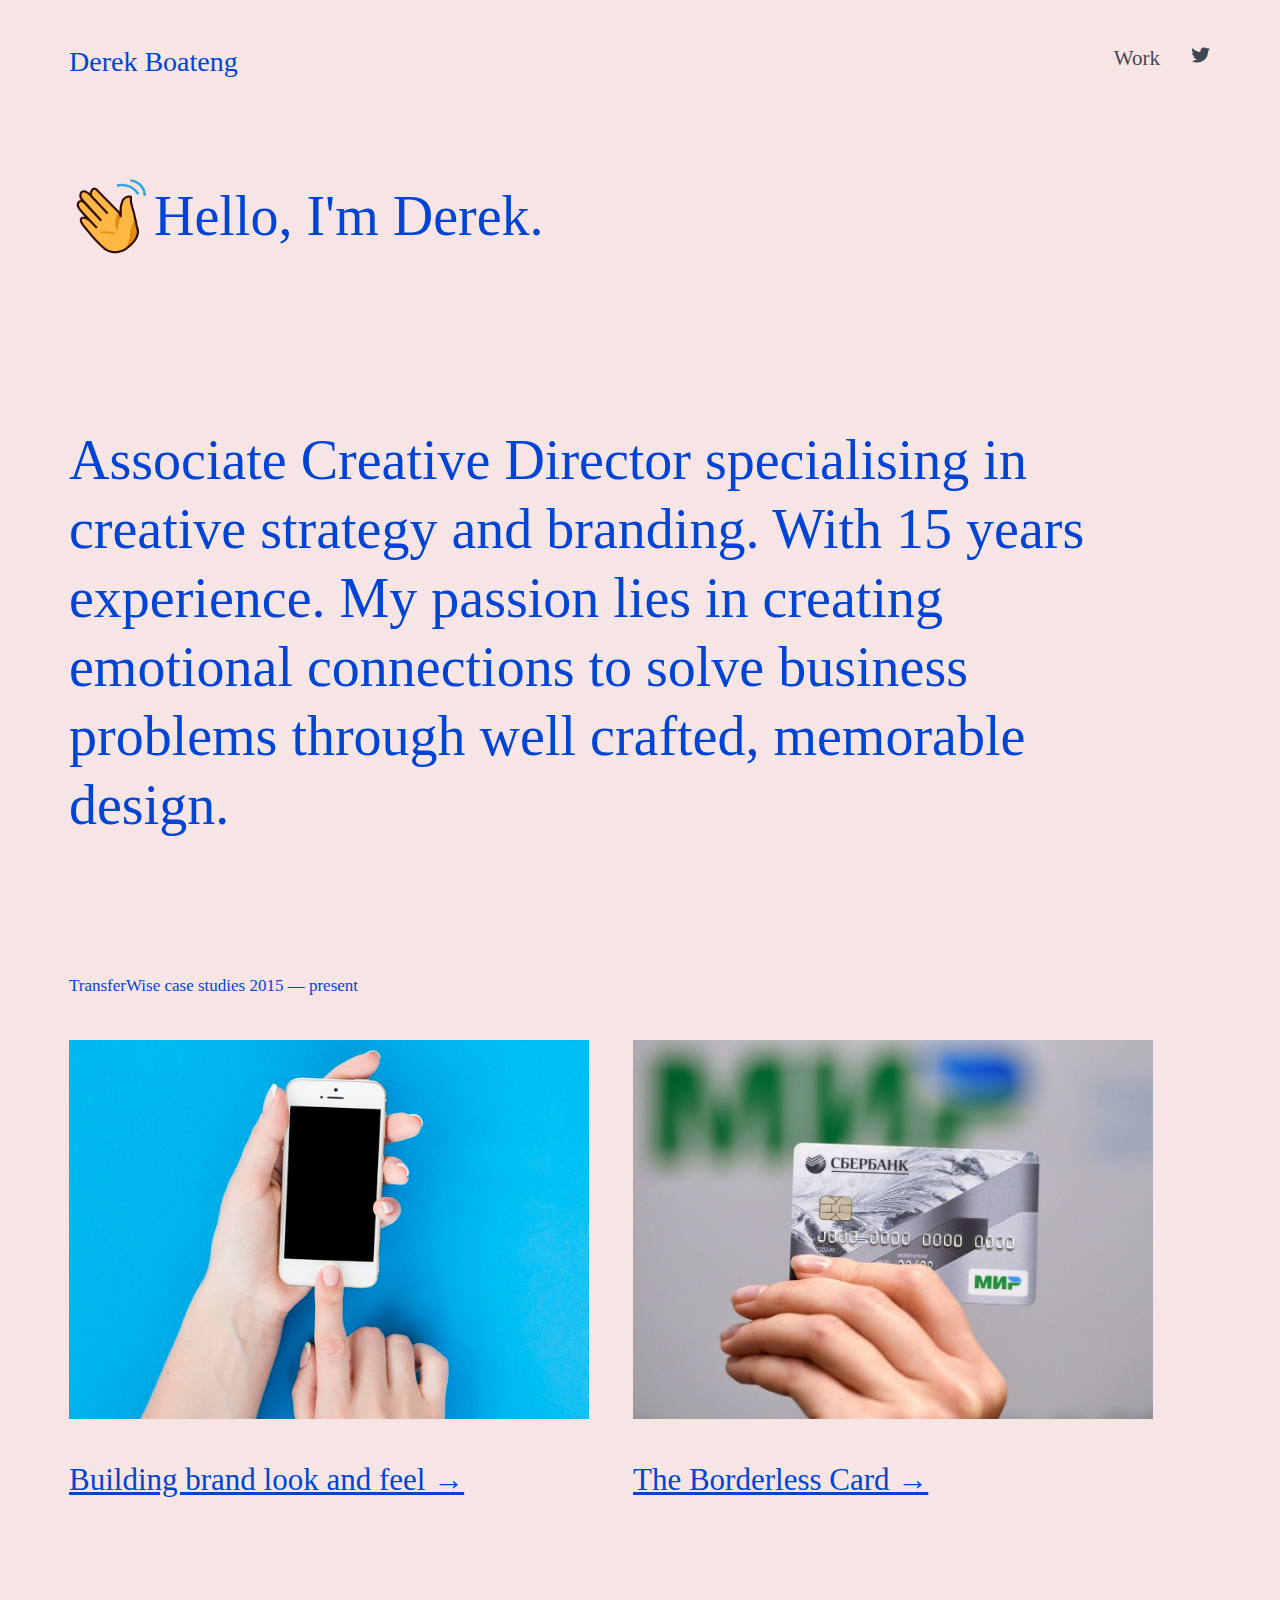
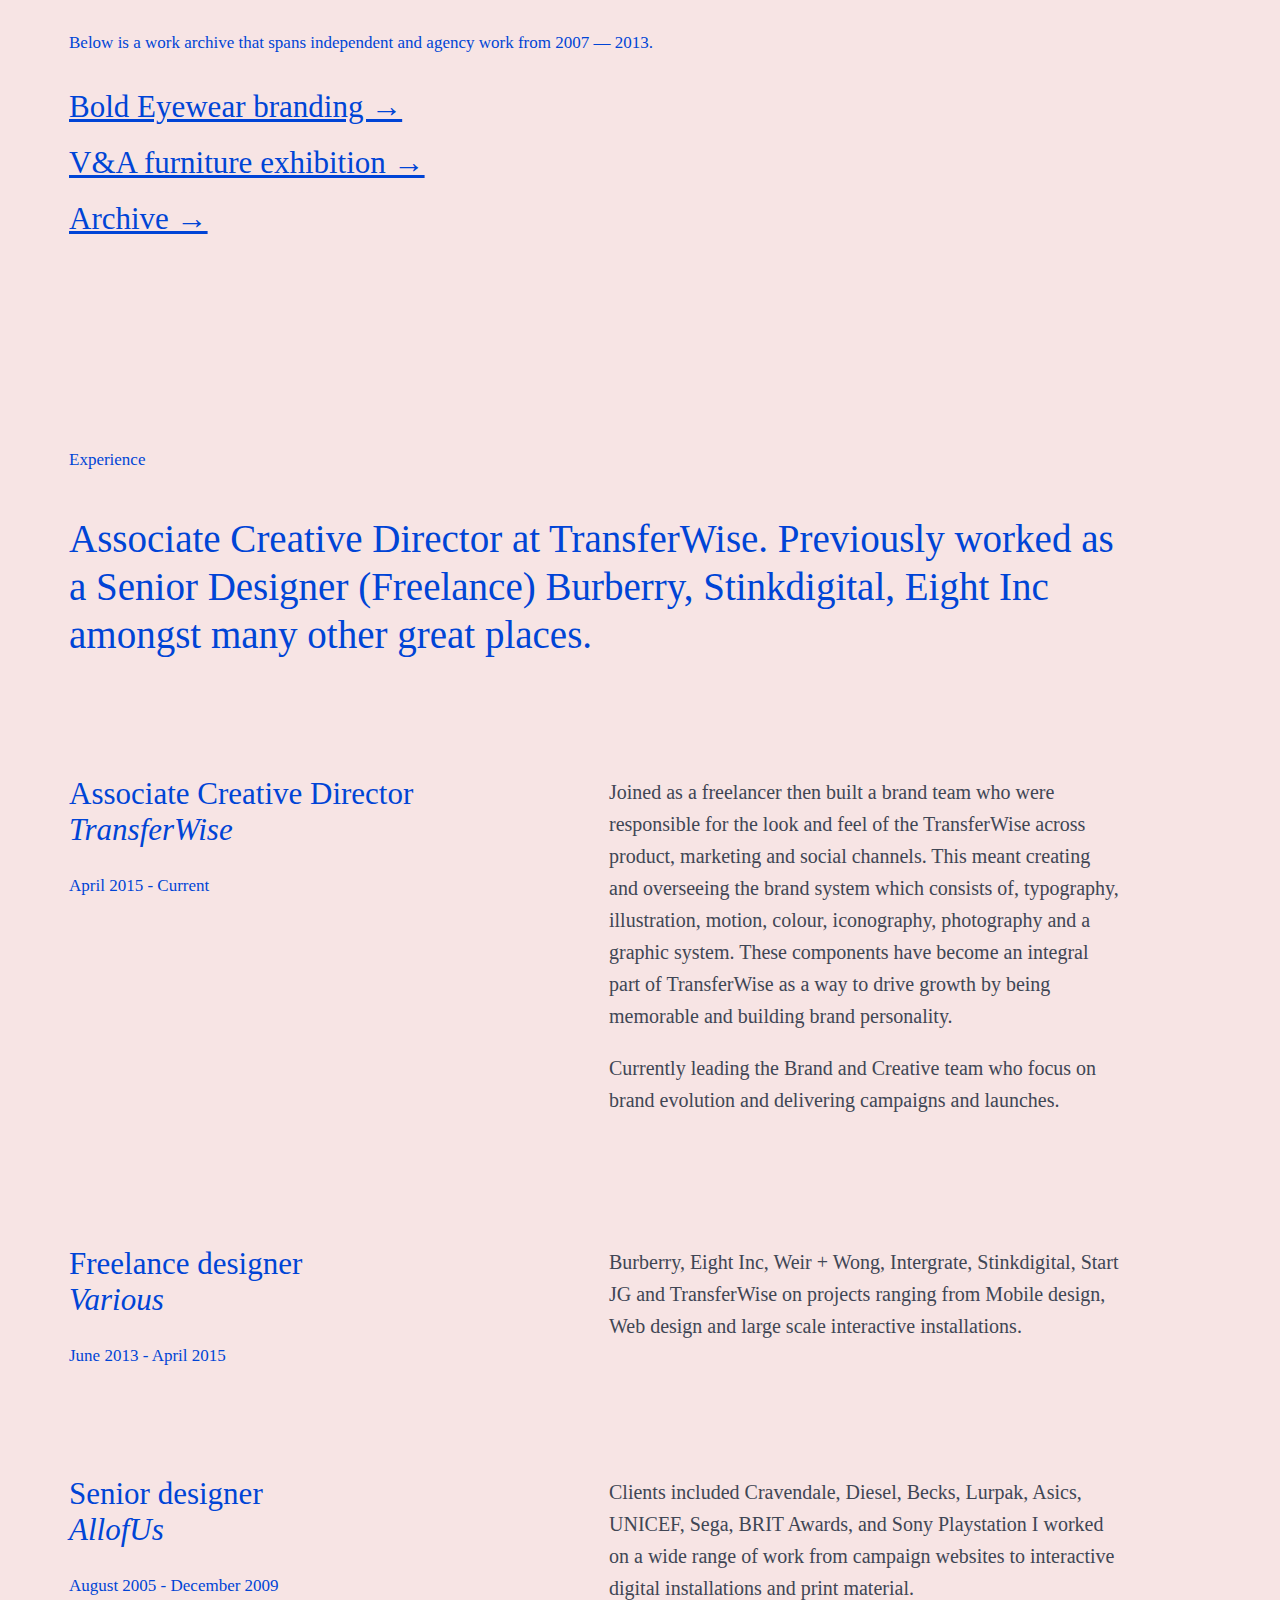
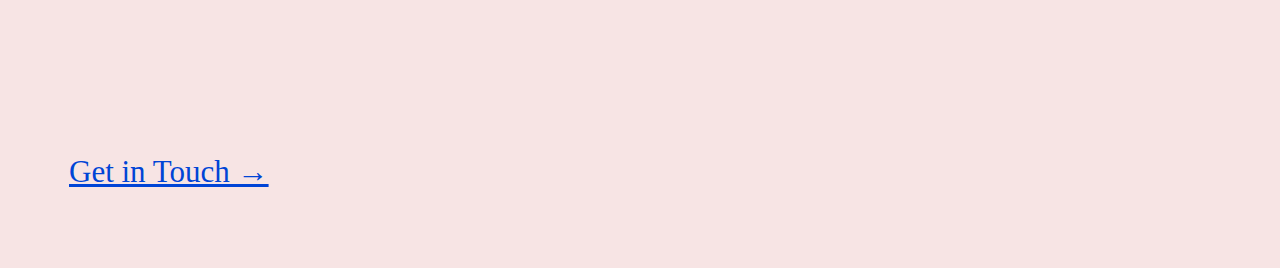
<file: index.html>
<html>
	<head>
		<meta charset="UTF-8">
		<title>Derek Boateng</title>
		<link rel="stylesheet" href="css-file\exercise_css1.css"/>
	</head>
	
	<body bgcolor="#f7e4e4">
		<div class="header">
			<a href="file:///C:/Users/XIAOMi/Desktop/exerciseAnton-1/exercise_1.html" class="name">Derek Boateng</a>
			<div class="name-right">
				<div class="work">Work
					<div class="work-menu">
						<a href="#" class="work-menu-style" >2015-2020</a></p>
						<a href="#" class="work-menu-style" >TransferWise Card</a></p>
						<a href="#" class="work-menu-style" >Bold</a></p>
						<a href="#" class="work-menu-style" >V&A</a></p>
						<a href="#" class="work-menu-style" >Archive</a>
						
					</div>
				</div>	
				<img src="image\12.jpg" width="21" height="21"/>
			</div>
		</div>
		
		<div class="hello-block">
			<img src="image\hand.jpg" width="85px" height="80px"/>
			<div class="hello">Hello, I'm Derek.</div>
		</div>
		
		<div class="text">Associate Creative Director specialising in creative strategy and branding. With 15 years experience. My passion lies in creating emotional connections to solve business problems through well crafted, memorable design. </div>
		
		<div class="block-transfer-wise">
			<div class="title">TransferWise case studies 2015 — present</div>
			<div class="block-tw">
				<span class="block-transfer-wise-ref">
					<img src="image\telf2.jpg" width="520" height="379"/>
					<a href="" class="block-transfer-wise-title" >Building brand look and feel →</a>
				</span>
				<span class="block-transfer-wise-ref">
					<img src="image\Karta.jpg" width="520" height="379"/>
					<a href="" class="block-transfer-wise-title">The Borderless Card →</a>
				</span>
			</div>
		</div>
		
		<div class="list-ref">
			<div class="title">Below is a work archive that spans independent and agency work from 2007 — 2013.</div>
			<span class="list-ref-name">
				<a href="" class="style-text-ref">Bold Eyewear branding →</a></br>
				<a href="" class="style-text-ref">V&A furniture exhibition →</a></br>
				<a href="" class="style-text-ref">Archive →</a></br>
			</span>
		</div>
		
		<div class="experience">
			<div class="title">Experience</div>
			<div class="experience-text">Associate Creative Director at TransferWise. Previously worked as a Senior Designer (Freelance) Burberry, Stinkdigital, Eight Inc amongst many other great places.</div>
			<div class="block-experience">
				<span >
					<div class="experience-name">Associate Creative Director </br><em>TransferWise</em></div>				
					<div class="experience-date">April 2015 - Current</div>
				</span>
					<div class="experience-discription">Joined as a freelancer then built a brand team who were responsible for the look and feel of the TransferWise across product, marketing and social channels. This meant creating and overseeing the brand system which consists of, typography, illustration, motion, colour, iconography, photography and a graphic system. These components have become an integral part of TransferWise as a way to drive growth by being memorable and building brand personality. <p>
														Currently leading the Brand and Creative team who focus on brand evolution and delivering campaigns and launches. </p></p></div>
					
			</div>
			
			<div class="block-experience">
				<span >
					<div class="experience-name">Freelance designer</br><em>Various</em></div>				
					<div class="experience-date">June 2013 - April 2015</div>
				</span>
					<div class="experience-discription">Burberry, Eight Inc, Weir + Wong, Intergrate, Stinkdigital, Start JG and TransferWise on projects ranging from Mobile design, Web design and large scale interactive installations. </p></p></div>
					
			</div>
			
			<div class="block-experience">
				<span >
					<div class="experience-name">Senior designer </br><em>AllofUs</em></div>				
					<div class="experience-date">August 2005 - December 2009</div>
				</span>
					<div class="experience-discription">Clients included Cravendale, Diesel, Becks, Lurpak, Asics, UNICEF, Sega, BRIT Awards, and Sony Playstation I worked on a wide range of work from campaign websites to interactive digital installations and print material.</div>
					
			</div>
		</div>
		<div class="block-get-in-touch">
			<div href="" class="get-in-touch">Get in Touch﻿ →</div>
		</div>
	</body>
</html>
</file>
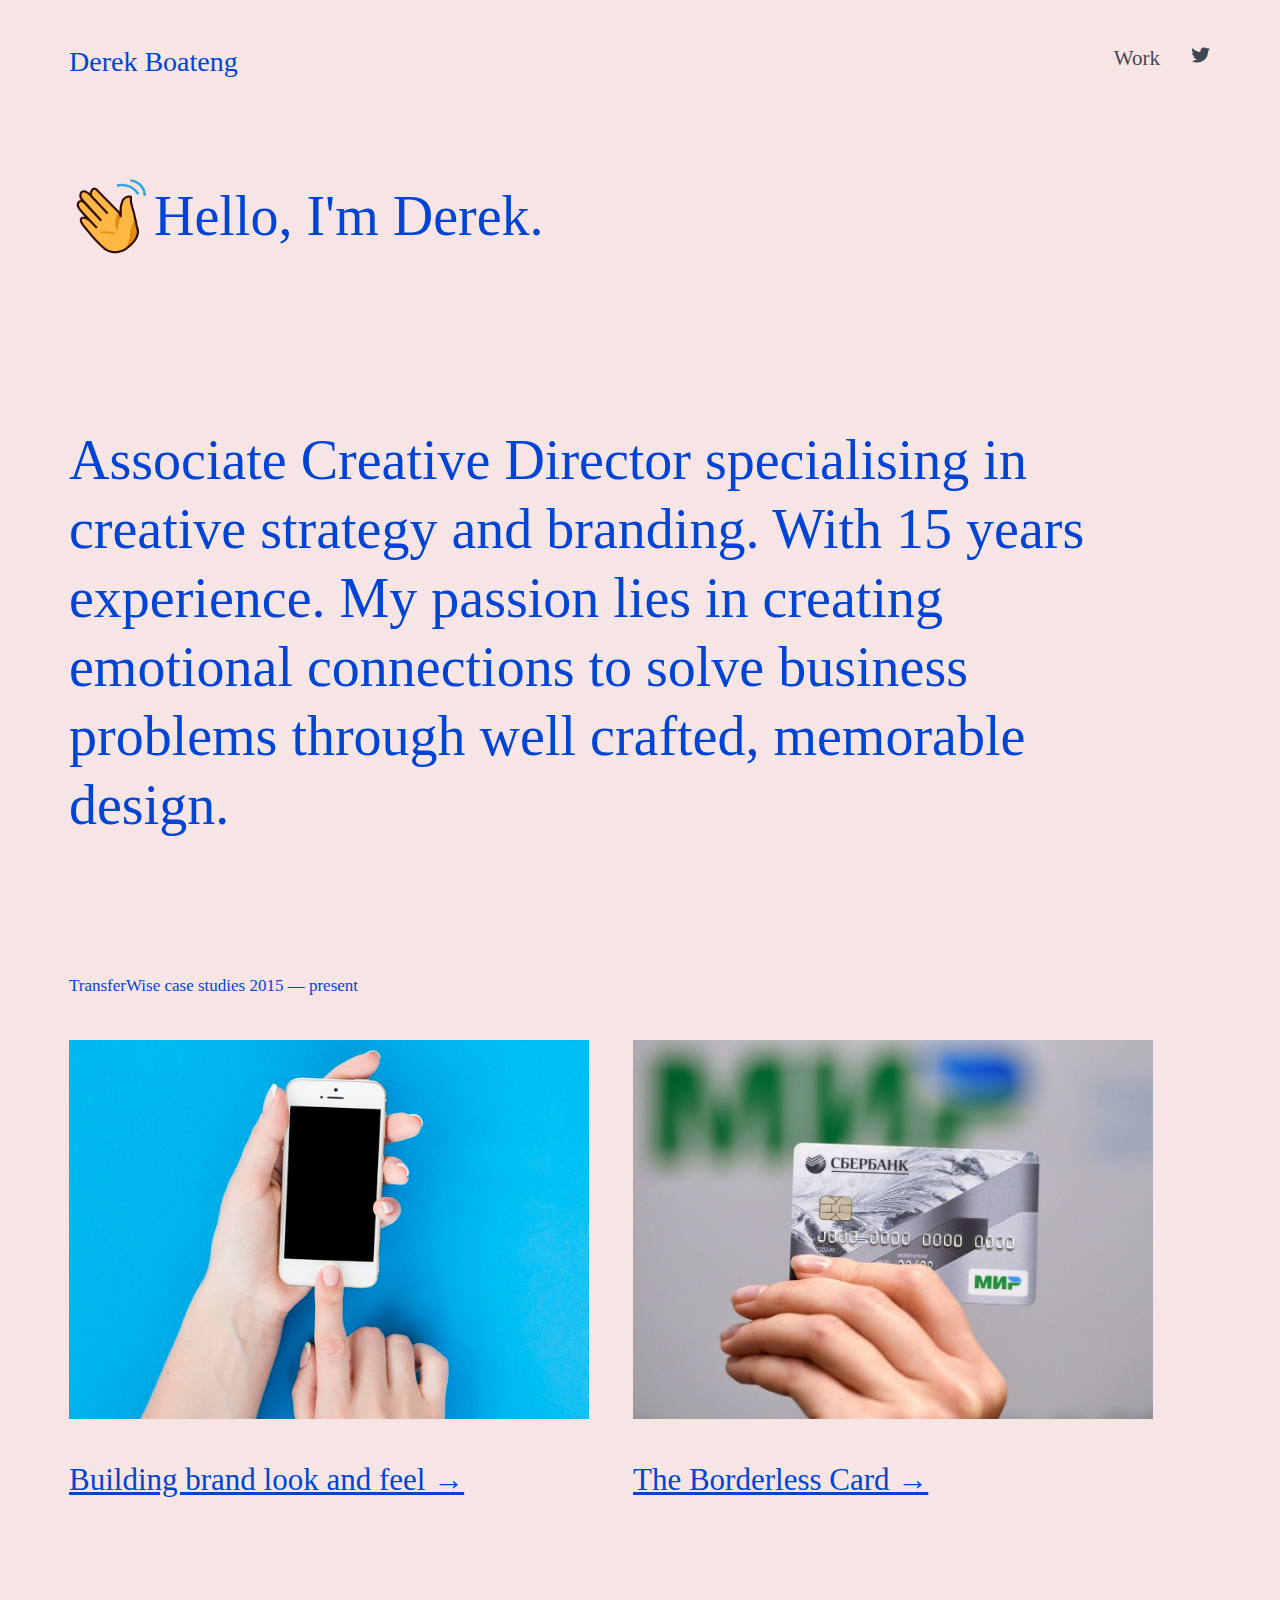
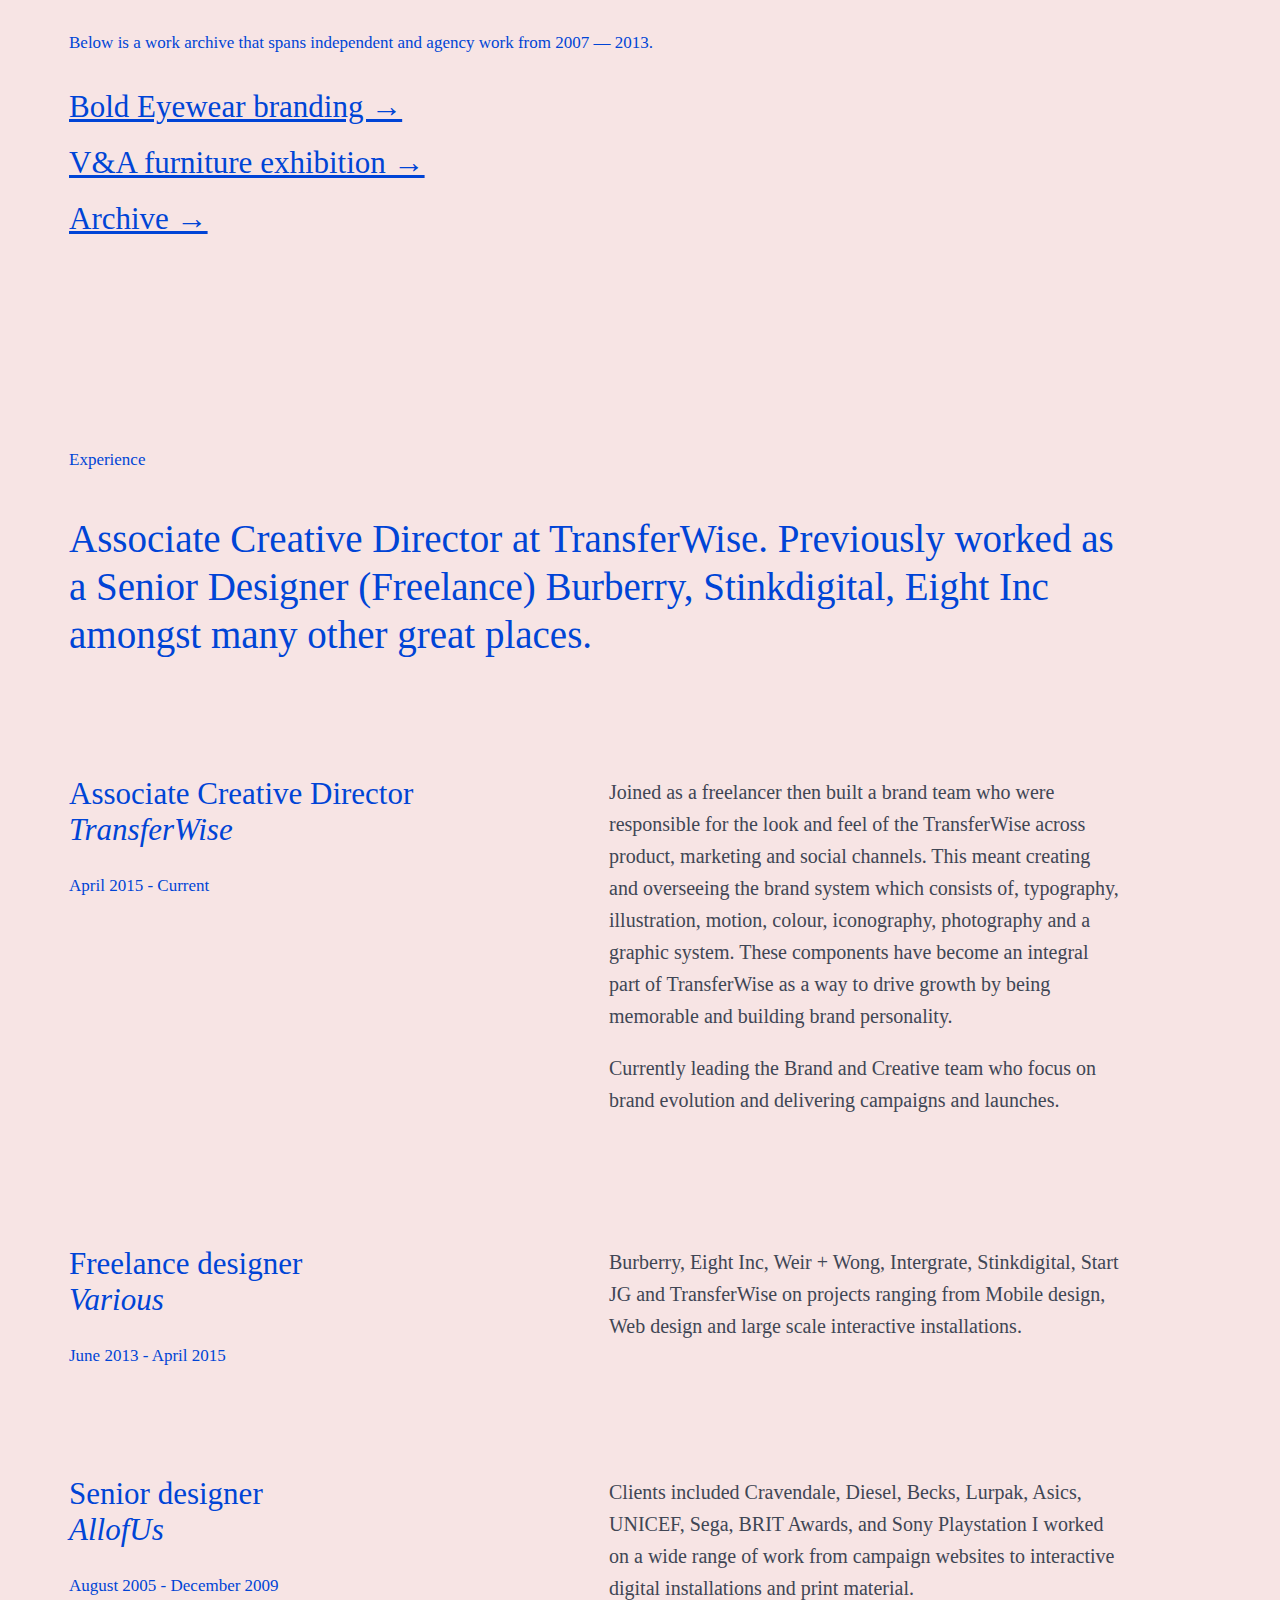
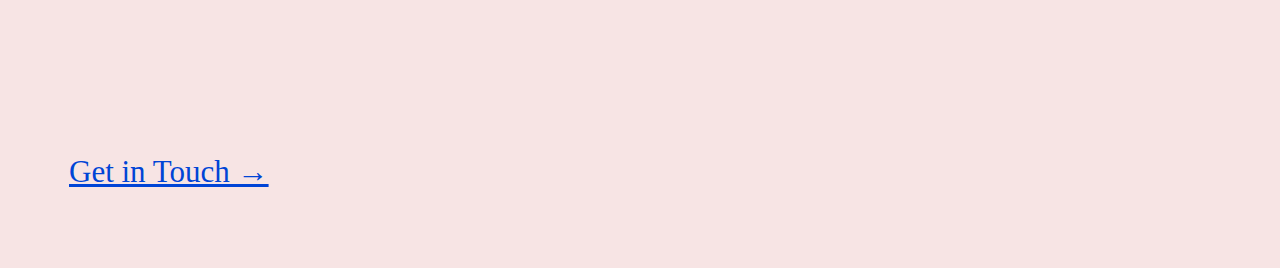
<file: exercise_1.html>
<html>
	<head>
		<meta charset="UTF-8">
		<title>Derek Boateng</title>
		<link rel="stylesheet" href="exercise_css1.css"/>
	</head>
	
	<body bgcolor="#f7e4e4">
		<div class="header">
			<a href="file:///C:/Users/XIAOMi/Desktop/exerciseAnton-1/exercise_1.html" class="name">Derek Boateng</a>
			<div class="name-right">
				<div class="work">Work
					<div class="work-menu">
						<a href="#" class="work-menu-style" >2015-2020</a></p>
						<a href="#" class="work-menu-style" >TransferWise Card</a></p>
						<a href="#" class="work-menu-style" >Bold</a></p>
						<a href="#" class="work-menu-style" >V&A</a></p>
						<a href="#" class="work-menu-style" >Archive</a>
						
					</div>
				</div>	
				<img src="12.jpg" width="21" height="21"/>
			</div>
		</div>
		
		<div class="hello-block">
			<img src="hand.jpg" width="85px" height="80px"/>
			<div class="hello">Hello, I'm Derek.</div>
		</div>
		
		<div class="text">Associate Creative Director specialising in creative strategy and branding. With 15 years experience. My passion lies in creating emotional connections to solve business problems through well crafted, memorable design. </div>
		
		<div class="block-transfer-wise">
			<div class="title">TransferWise case studies 2015 — present</div>
			<div class="block-tw">
				<span class="block-transfer-wise-ref">
					<img src="telf2.jpg" width="520" height="379"/>
					<a href="" class="block-transfer-wise-title" >Building brand look and feel →</a>
				</span>
				<span class="block-transfer-wise-ref">
					<img src="Karta.jpg" width="520" height="379"/>
					<a href="" class="block-transfer-wise-title">The Borderless Card →</a>
				</span>
			</div>
		</div>
		
		<div class="list-ref">
			<div class="title">Below is a work archive that spans independent and agency work from 2007 — 2013.</div>
			<span class="list-ref-name">
				<a href="" class="style-text-ref">Bold Eyewear branding →</a></br>
				<a href="" class="style-text-ref">V&A furniture exhibition →</a></br>
				<a href="" class="style-text-ref">Archive →</a></br>
			</span>
		</div>
		
		<div class="experience">
			<div class="title">Experience</div>
			<div class="experience-text">Associate Creative Director at TransferWise. Previously worked as a Senior Designer (Freelance) Burberry, Stinkdigital, Eight Inc amongst many other great places.</div>
			<div class="block-experience">
				<span >
					<div class="experience-name">Associate Creative Director </br><em>TransferWise</em></div>				
					<div class="experience-date">April 2015 - Current</div>
				</span>
					<div class="experience-discription">Joined as a freelancer then built a brand team who were responsible for the look and feel of the TransferWise across product, marketing and social channels. This meant creating and overseeing the brand system which consists of, typography, illustration, motion, colour, iconography, photography and a graphic system. These components have become an integral part of TransferWise as a way to drive growth by being memorable and building brand personality. <p>
														Currently leading the Brand and Creative team who focus on brand evolution and delivering campaigns and launches. </p></p></div>
					
			</div>
			
			<div class="block-experience">
				<span >
					<div class="experience-name">Freelance designer</br><em>Various</em></div>				
					<div class="experience-date">June 2013 - April 2015</div>
				</span>
					<div class="experience-discription">Burberry, Eight Inc, Weir + Wong, Intergrate, Stinkdigital, Start JG and TransferWise on projects ranging from Mobile design, Web design and large scale interactive installations. </p></p></div>
					
			</div>
			
			<div class="block-experience">
				<span >
					<div class="experience-name">Senior designer </br><em>AllofUs</em></div>				
					<div class="experience-date">August 2005 - December 2009</div>
				</span>
					<div class="experience-discription">Clients included Cravendale, Diesel, Becks, Lurpak, Asics, UNICEF, Sega, BRIT Awards, and Sony Playstation I worked on a wide range of work from campaign websites to interactive digital installations and print material.</div>
					
			</div>
		</div>
		
		<div href="" class="get-in-touch">Get in Touch﻿ →</div>
	</body>
</html>
</file>
<file: exercise_css1.css>
body {
	padding-left: 61px;
	padding-right:61px;
}

.header {
	color: #404654;
	display:flex;
	align-items: center;
	justify-content: space-between;
	height:70px;
	padding-top: 38px ;
}

.name {
	color: #0044d6;
	font-size: 28px ;
	font-family: "Orpheus Pro";
	align-items: center;
	height: 100%;
 text-decoration: none;
}

.work {
	color: #404654;
	font-size: 21px;
	font-family: "Adobe Garamond Pro";
	font-weight: 400;
	padding-right: 30px;	
	 text-decoration: none;
}
.work-menu-style {
	color: #404654;
	font-size: 21px;
	font-family: "Adobe Garamond Pro";
	 text-decoration: none;
}

.work-menu {
	display:none;
	
}

.work:hover .work-menu {
	
	display:block;
    position:absolute;
    top:100px;
	text-align:right;
	left:auto;
	right:120px;
    z-index:9999;
    width:200px;
	line-height: 0.5;
}

.name-right {
	display: flex;
	height: 100%;
}

.hello-block {
	color: #0044d6;
	display:flex;
	align-items: center;
	justify-content: left;
	padding-top: 60px ;
	
}

.hello {
	font-size: 56px ;
	font-family: "Orpheus Pro";
	display:flex;
	
}

.text {
	color: #0044d6;
	font-size: 56px ;
	font-family: "Orpheus Pro";
	padding-top: 170px ;
	
	width:1050px;
	height:550px;
    line-height: 1.232;

}

.block-transfer-wise {
	
	
}

.block-tw {
	display: flex;
	flex-direction: row;
	align-items: flex-start;
	justify-content: flex-start;
	width:519;
	height:620;
}
	
.block-transfer-wise-ref {
	display: flex;
	flex-direction: column;
	height: 510px;
	width:500;
	
	padding-right: 64px;
	padding-top:27px;
	color: #0044d6;
	font-size: 31px ;
	font-family: "Orpheus Pro";
}

.block-transfer-wise-title {
	padding-top:43px;	
text-decoration: underline ;
     color: #0044d6;
}


.title {
	 color: #0044d6;
	font-size: 17px ;
	font-family: "Orpheus Pro";
	padding-bottom:17px;

}

.list-ref-name{
	margin-top:23px;
	line-height: 0.9;
	color: #0044d6;
	font-size: 31px ;
	font-family: "Orpheus Pro";
	display: flex;
	flex-direction: column;
	text-decoration: none;
	
}
	
.list-ref{
	
	padding-bottom:190px;
}

.style-text-ref, .get-in-touch{
	text-decoration: underline;
	color: #0044d6;		 
}


.style-text-ref:hover ,.block-transfer-wise-title:hover, .get-in-touch:hover{
	color: #a2c4e6
}

.experience {
	
}

.experience-text {
	color: #0044d6;
	font-size: 39px ;
	font-family: "Orpheus Pro";
	margin-top: 28px ;
	
	width:1050px;
	height:151px;
    line-height: 1.232;
}

.experience-name{
	color: #0044d6;
	font-size: 31px ;
	font-family: "Orpheus Pro";
	padding-top: 110px ;
	width:540px;
}

.experience-date{
	color: #0044d6;
	font-size: 17px ;
	font-family: "Orpheus Pro";
	margin-top:28px;
}

.experience-discription{
color: #404654;
	font-size: 20px;
	font-family: "Adobe Garamond Pro";
	line-height: 1.6;
	padding-top: 110px ;
	
}

.block-experience{
	display: flex;
	flex-direction: row;
	align-items: flex-start;
	justify-content: space-between;
	width:1050px;
	
}
.get-in-touch{
	color: #0044d6;
	font-size: 31px ;
	font-family: "Orpheus Pro";
	padding-top:150px;
	padding-bottom:70px;
}
</file>
